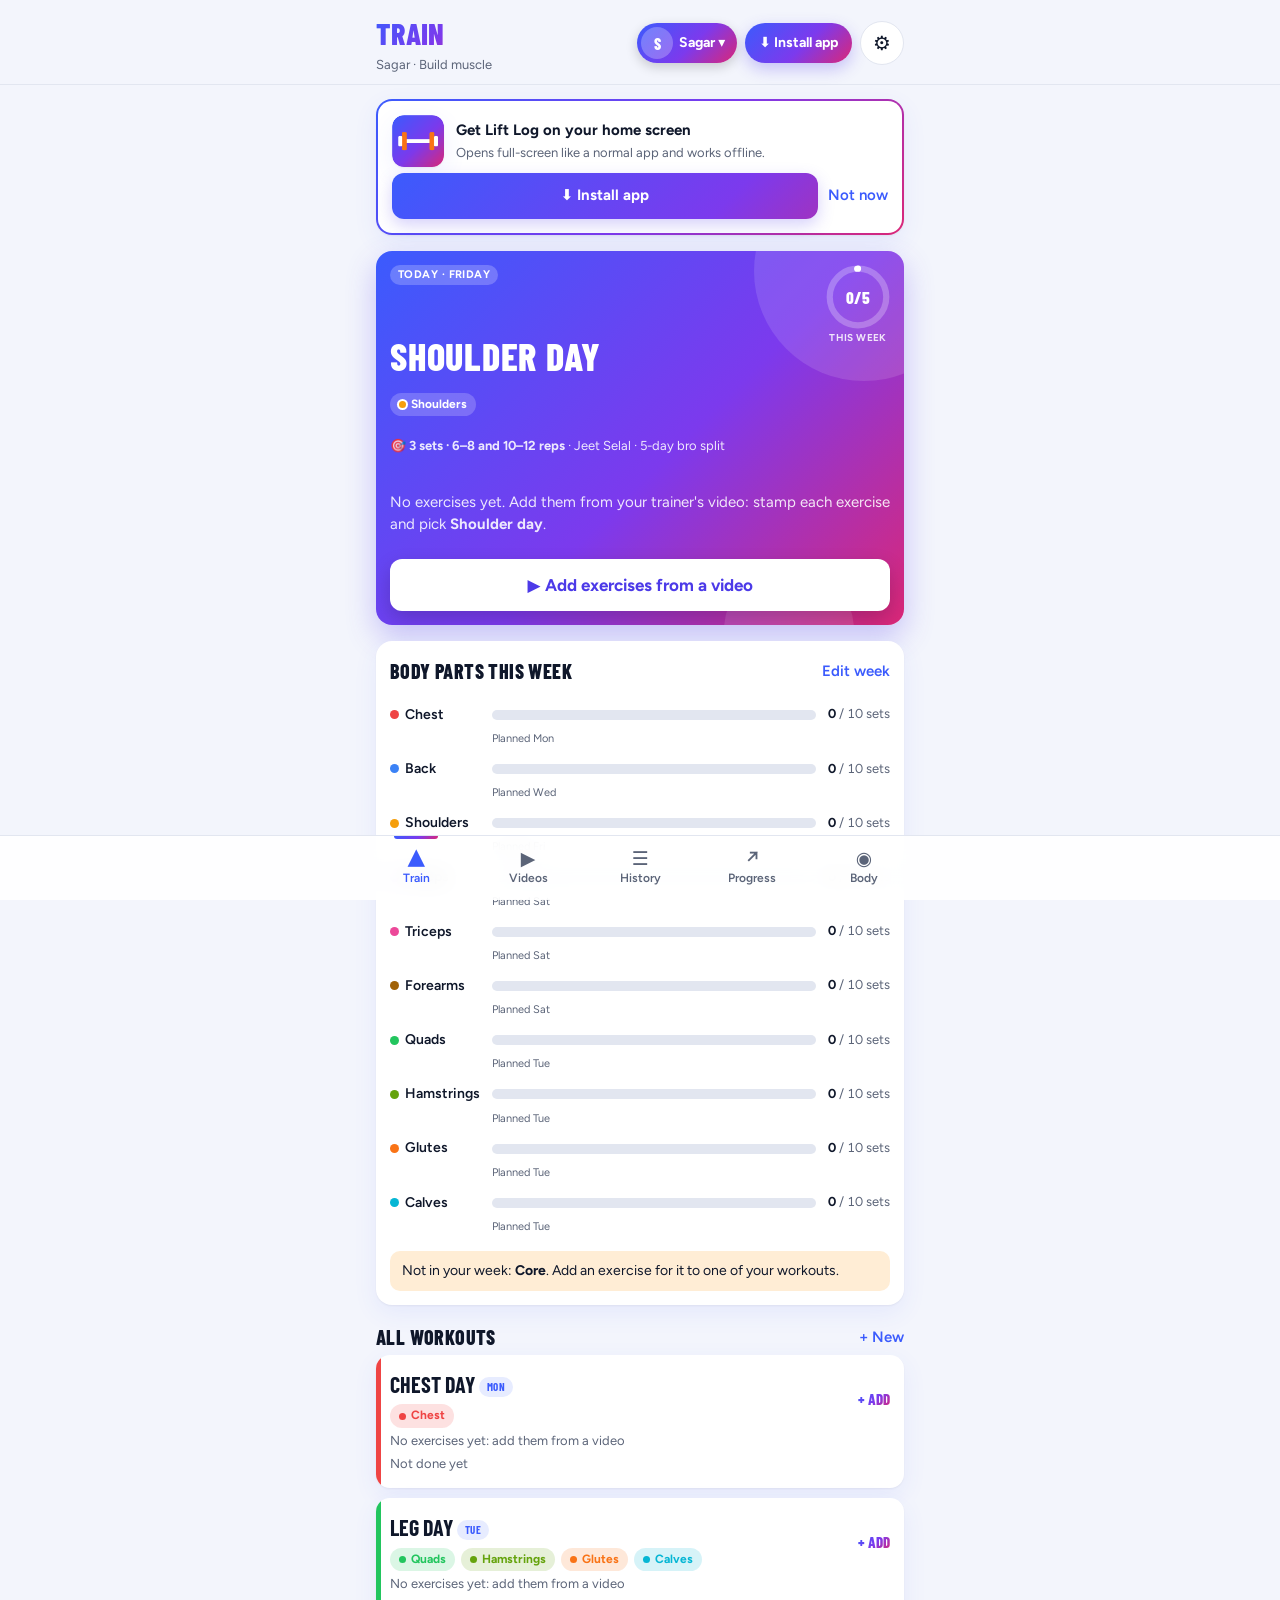
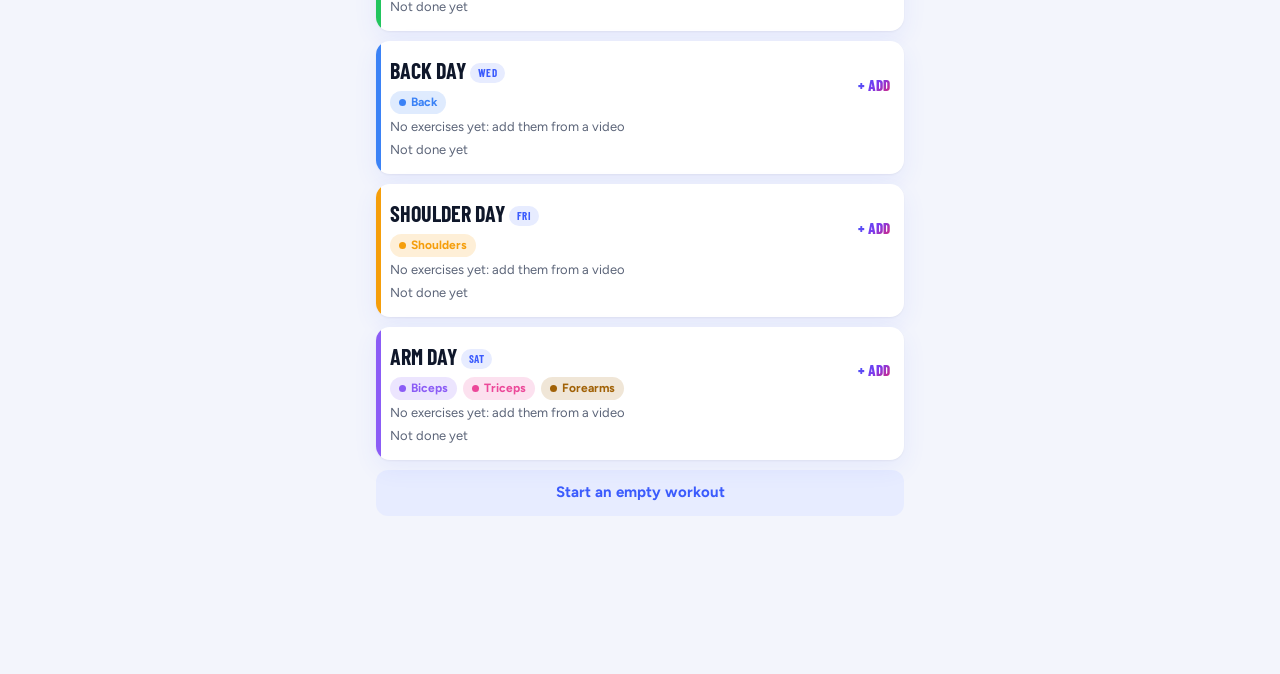
<file: index.html>
<!doctype html>
<html lang="en">
<head>
<meta charset="utf-8">
<meta name="viewport" content="width=device-width, initial-scale=1, viewport-fit=cover">
<title>Lift Log</title>
<meta name="description" content="Log gym workouts set by set, track personal bests, body weight and measurements.">
<meta name="theme-color" content="#4c3ae8">
<link rel="manifest" href="manifest.json">
<link rel="icon" href="icons/icon.svg" type="image/svg+xml">
<link rel="apple-touch-icon" href="icons/icon-192.png">
<meta name="apple-mobile-web-app-capable" content="yes">
<meta name="apple-mobile-web-app-title" content="Lift Log">
<link rel="preconnect" href="https://fonts.googleapis.com">
<link rel="preconnect" href="https://fonts.gstatic.com" crossorigin>
<link rel="stylesheet" href="https://fonts.googleapis.com/css2?family=Barlow+Condensed:wght@600;800&family=Figtree:wght@400;500;600;700&display=swap">
<link rel="stylesheet" href="styles.css">
</head>
<body>
<header class="top">
  <div class="top-in">
    <div>
      <h1 id="title">Train</h1>
      <p id="subtitle" class="sub"></p>
    </div>
    <div class="top-btns">
      <button id="whoBtn" class="who" type="button" data-act="who" aria-label="Switch person">S</button>
      <button id="installBtn" class="install-pill" type="button" data-act="install" hidden>⬇ Install app</button>
      <button id="setBtn" class="icon-btn" type="button" aria-label="Settings">⚙</button>
    </div>
  </div>
</header>

<main id="main"></main>

<div id="rest" class="rest" hidden>
  <div class="rest-in">
    <svg class="ring" viewBox="0 0 36 36" aria-hidden="true"><circle class="rt" cx="18" cy="18" r="15.9"/><circle class="rp" id="restRing" cx="18" cy="18" r="15.9" pathLength="100" stroke-dasharray="100 100"/></svg>
    <span>Rest</span>
    <b id="restTime">1:30</b>
    <button type="button" data-rest="-15">−15s</button>
    <button type="button" data-rest="15">+15s</button>
    <button type="button" data-rest="stop">Skip</button>
  </div>
</div>

<nav class="tabs" aria-label="Sections">
  <button type="button" data-view="train" class="on"><span class="ti">▲</span>Train</button>
  <button type="button" data-view="videos"><span class="ti">▶</span>Videos</button>
  <button type="button" data-view="history"><span class="ti">☰</span>History</button>
  <button type="button" data-view="progress"><span class="ti">↗</span>Progress</button>
  <button type="button" data-view="body"><span class="ti">◉</span>Body</button>
</nav>

<dialog id="sheet" class="sheet"><div id="sheetBody"></div></dialog>
<div id="toast" class="toast" role="status" hidden></div>
<input id="importFile" type="file" accept="application/json,.json" hidden>

<script src="app.js"></script>
</body>
</html>
</file>
<file: styles.css>
/* Layout: one phone column; sticky title bar, cards per exercise, fixed tab bar, rest timer above the tabs. */
:root {
  --bg: #f3f5fc;
  --surface: #ffffff;
  --ink: #0f172a;
  --muted: #5b6478;
  --line: #e2e6f0;
  --navy: #3b5bfd;
  --navy-ink: #ffffff;
  --navy-soft: #e7ecff;
  --amber: #f97316;
  --amber-soft: #ffedd5;
  --good: #10b981;
  --good-soft: #d1fae5;
  --bad: #ef4444;
  --bad-soft: #fee2e2;
  --grad: linear-gradient(135deg, #3b5bfd 0%, #7c3aed 55%, #db2777 100%);
  --grad-warm: linear-gradient(135deg, #f97316 0%, #ef4444 100%);
  --grad-good: linear-gradient(135deg, #10b981 0%, #06b6d4 100%);
  --shadow: 0 1px 2px rgba(15, 23, 42, .05), 0 8px 24px rgba(59, 91, 253, .08);
  --display: "Barlow Condensed", "Segoe UI", system-ui, sans-serif;
  --body: "Figtree", "Segoe UI", system-ui, -apple-system, sans-serif;
  --tabs-h: 64px;
  color-scheme: light;
}
@media (prefers-color-scheme: dark) {
  :root:not([data-theme="light"]) {
    --bg: #0a0e1a; --surface: #151b2e; --ink: #eef2ff; --muted: #97a3bd; --line: #252d45;
    --navy: #7c93ff; --navy-ink: #ffffff; --navy-soft: #1f2a52; --amber: #fb923c; --amber-soft: #3b2412;
    --good: #34d399; --good-soft: #0f3a2c; --bad: #f87171; --bad-soft: #3f1a1a; --shadow: 0 1px 2px rgba(0,0,0,.4), 0 8px 24px rgba(0,0,0,.25);
    color-scheme: dark;
  }
}
:root[data-theme="dark"] {
  --bg: #0a0e1a; --surface: #151b2e; --ink: #eef2ff; --muted: #97a3bd; --line: #252d45;
  --navy: #7c93ff; --navy-ink: #ffffff; --navy-soft: #1f2a52; --amber: #fb923c; --amber-soft: #3b2412;
  --good: #34d399; --good-soft: #0f3a2c; --bad: #f87171; --bad-soft: #3f1a1a; --shadow: 0 1px 2px rgba(0,0,0,.4), 0 8px 24px rgba(0,0,0,.25);
  color-scheme: dark;
}

* { box-sizing: border-box; }
html, body { margin: 0; }
body {
  background: var(--bg); color: var(--ink); font: 15px/1.45 var(--body);
  -webkit-tap-highlight-color: transparent;
  padding-bottom: calc(var(--tabs-h) + env(safe-area-inset-bottom, 0px) + 80px);
}
button, input, select, textarea { font: inherit; color: inherit; }
button { cursor: pointer; }
:focus-visible { outline: 2px solid var(--navy); outline-offset: 2px; }
h1, h2, h3 { font-family: var(--display); margin: 0; text-wrap: balance; }
[hidden] { display: none !important; }

.top {
  position: sticky; top: 0; z-index: 5; background: var(--bg);
  padding-top: env(safe-area-inset-top, 0px); border-bottom: 1px solid var(--line);
}
.top-in, main {
  max-width: 560px; margin: 0 auto;
  padding-left: max(16px, env(safe-area-inset-left, 0px));
  padding-right: max(16px, env(safe-area-inset-right, 0px));
}
.top-in { display: flex; align-items: center; justify-content: space-between; gap: 12px; padding-block: 12px 10px; }
h1 { font-size: 30px; font-weight: 800; letter-spacing: .01em; text-transform: uppercase; }
h2 { font-size: 20px; font-weight: 800; text-transform: uppercase; letter-spacing: .02em; }
.sub { margin: 0; color: var(--muted); font-size: 13px; }
main { padding-block: 14px; display: grid; gap: 16px; }
.icon-btn {
  width: 44px; height: 44px; border-radius: 50%; border: 1px solid var(--line);
  background: var(--surface); font-size: 20px; line-height: 1;
}

.card { background: var(--surface); border-radius: 16px; padding: 14px; box-shadow: var(--shadow); }
.card > h2, .card > .head { margin-bottom: 10px; }
.head { display: flex; align-items: center; justify-content: space-between; gap: 10px; }
.muted { color: var(--muted); }
.small { font-size: 13px; }
.num { font-variant-numeric: tabular-nums; }

.btn {
  border: 0; border-radius: 12px; padding: 12px 16px; min-height: 44px; font-weight: 700;
  background: var(--navy); color: var(--navy-ink);
}
.btn.ghost { background: var(--navy-soft); color: var(--navy); }
.btn.amber { background: var(--amber); color: #fff; }
.btn.danger { background: var(--bad-soft); color: var(--bad); }
.btn.small { padding: 8px 12px; min-height: 36px; font-size: 14px; border-radius: 10px; }
.btn.block { width: 100%; }
.btn:disabled { opacity: .45; }
.link { border: 0; background: none; color: var(--navy); font-weight: 600; padding: 6px 0; }
.row { display: flex; gap: 10px; flex-wrap: wrap; align-items: center; }
.row > .grow { flex: 1 1 140px; }

/* stat tiles */
.stats { display: grid; grid-template-columns: repeat(3, 1fr); gap: 8px; }
.stat { background: var(--surface); border-radius: 14px; padding: 10px 12px; box-shadow: var(--shadow); min-width: 0; }
.stat b { display: block; font: 800 26px/1.1 var(--display); font-variant-numeric: tabular-nums; }
.stat b small { font-size: 15px; font-weight: 600; margin-left: 2px; }
.stat span { font-size: 12px; color: var(--muted); }
.stat.up b { color: var(--good); }
.stat.down b { color: var(--amber); }

/* plan picker */
.plans { display: grid; gap: 10px; }
.plan {
  display: grid; grid-template-columns: 1fr auto; align-items: center; gap: 4px 12px; text-align: left;
  width: 100%; border: 1px solid var(--line); border-radius: 14px; background: var(--surface); padding: 14px;
}
.plan h3 { font-size: 22px; text-transform: uppercase; }
.plan p { margin: 0; grid-column: 1; font-size: 13px; color: var(--muted); }
.plan .go { grid-row: 1 / span 2; grid-column: 2; font: 800 15px var(--display); color: var(--navy); text-transform: uppercase; }
.plan.next { border: 2px solid var(--navy); }
.tag { display: inline-block; font-size: 11px; font-weight: 700; text-transform: uppercase; letter-spacing: .04em;
  padding: 2px 8px; border-radius: 999px; background: var(--navy-soft); color: var(--navy); vertical-align: middle; }
.tag.pr { background: var(--amber-soft); color: var(--amber); }

/* active workout */
.live { display: flex; justify-content: space-between; align-items: center; gap: 10px; }
.live b { font: 800 28px var(--display); font-variant-numeric: tabular-nums; }
.ex h3 { font-size: 21px; text-transform: uppercase; }
.ex .last { margin: 2px 0 10px; font-size: 13px; color: var(--muted); }
.sets { display: grid; gap: 6px; }
.set { display: grid; grid-template-columns: 30px 1fr 1fr 48px; gap: 8px; align-items: center; }
.set.hdr { font-size: 11px; font-weight: 700; color: var(--muted); text-transform: uppercase; letter-spacing: .04em; }
.set .n { text-align: center; font-weight: 700; color: var(--muted); }
.set input {
  width: 100%; min-width: 0; height: 44px; border: 1px solid var(--line); border-radius: 10px;
  background: var(--bg); text-align: center; font-size: 17px; font-weight: 600; font-variant-numeric: tabular-nums;
}
.set input::placeholder { color: var(--muted); opacity: .6; font-weight: 500; }
.tick {
  height: 44px; border-radius: 10px; border: 1px solid var(--line); background: var(--surface);
  font-size: 18px; color: var(--muted);
}
.set.done input { background: var(--good-soft); border-color: transparent; }
.set.done .tick { background: var(--good); border-color: var(--good); color: #fff; }
.set .n.pr { color: var(--amber); }
.ex-foot { display: flex; justify-content: space-between; margin-top: 8px; }

/* history */
.month { font: 800 15px var(--display); text-transform: uppercase; color: var(--muted); letter-spacing: .04em; margin: 4px 0 -6px; }
.hist { display: grid; grid-template-columns: 52px 1fr; gap: 12px; align-items: center; width: 100%;
  text-align: left; border: 0; background: var(--surface); border-radius: 14px; padding: 12px; box-shadow: var(--shadow); }
.hist .day { text-align: center; line-height: 1.05; }
.hist .day b { display: block; font: 800 26px var(--display); }
.hist .day span { font-size: 11px; text-transform: uppercase; color: var(--muted); }
.hist h3 { font-size: 19px; text-transform: uppercase; }
.hist p { margin: 0; font-size: 13px; color: var(--muted); }

/* lists inside cards */
.list { display: grid; }
.li { display: flex; justify-content: space-between; align-items: center; gap: 10px; padding: 10px 0; border-top: 1px solid var(--line); }
.li:first-child { border-top: 0; }
button.li { width: 100%; border-left: 0; border-right: 0; border-bottom: 0; background: none; text-align: left; }
button.li:first-child { border-top: 0; }
.li .r { text-align: right; font-variant-numeric: tabular-nums; white-space: nowrap; }

/* chart */
.chart svg { display: block; width: 100%; height: auto; overflow: visible; }
.chart text { font: 11px var(--body); fill: var(--muted); }
.chart .ln { fill: none; stroke: var(--navy); stroke-width: 2.5; stroke-linejoin: round; stroke-linecap: round; }
.chart .ln2 { fill: none; stroke: var(--amber); stroke-width: 2; stroke-dasharray: 4 4; }
.chart .dot { fill: var(--navy); }
.chart .bar { fill: var(--navy); }
.chart .bar.now { fill: var(--amber); }
.chart .goal { stroke: var(--good); stroke-width: 1.5; stroke-dasharray: 2 4; }
.legend { display: flex; gap: 14px; font-size: 12px; color: var(--muted); margin-top: 6px; }
.legend i { display: inline-block; width: 14px; height: 3px; border-radius: 2px; vertical-align: middle; margin-right: 5px; background: var(--navy); }
.legend i.a { background: var(--amber); }
.legend i.g { background: var(--good); }

/* forms */
label.f { display: grid; gap: 4px; font-size: 13px; font-weight: 600; color: var(--muted); }
.f input, .f select, .search {
  height: 44px; border: 1px solid var(--line); border-radius: 10px; background: var(--bg); padding: 0 12px;
  font-size: 16px; color: var(--ink); width: 100%; min-width: 0;
}
.grid2 { display: grid; grid-template-columns: 1fr 1fr; gap: 10px; }
.grid3 { display: grid; grid-template-columns: repeat(3, 1fr); gap: 10px; }
select.ex-pick { height: 44px; border: 1px solid var(--line); border-radius: 10px; background: var(--surface); padding: 0 10px; font-size: 16px; width: 100%; }
details > summary { cursor: pointer; font-weight: 600; color: var(--navy); padding: 6px 0; }
.chips { display: flex; gap: 6px; flex-wrap: wrap; }
.chip { border: 1px solid var(--line); background: var(--surface); border-radius: 999px; padding: 6px 12px; font-size: 14px; min-height: 36px; }
.chip.on { background: var(--navy); color: var(--navy-ink); border-color: var(--navy); }

.empty { text-align: center; padding: 28px 16px; color: var(--muted); }
.empty b { display: block; font: 800 22px var(--display); color: var(--ink); text-transform: uppercase; margin-bottom: 4px; }

/* rest timer */
.rest {
  position: fixed; left: 0; right: 0; bottom: calc(var(--tabs-h) + env(safe-area-inset-bottom, 0px) + 8px); z-index: 6;
  padding: 0 12px;
}
.rest-in {
  max-width: 536px; margin: 0 auto; display: flex; align-items: center; gap: 8px;
  background: var(--ink); color: var(--bg); border-radius: 16px; padding: 8px 8px 8px 14px; box-shadow: var(--shadow);
}
.rest-in span { font-size: 13px; text-transform: uppercase; font-weight: 700; letter-spacing: .05em; opacity: .7; }
.rest-in b { font: 800 26px var(--display); font-variant-numeric: tabular-nums; flex: 1; }
.rest-in button { border: 0; background: rgba(255,255,255,.14); color: inherit; border-radius: 10px; min-height: 40px; padding: 0 10px; font-weight: 600; }
.rest.over .rest-in { background: var(--amber); color: #fff; }

/* tabs */
.tabs {
  position: fixed; left: 0; right: 0; bottom: 0; z-index: 7; display: flex; justify-content: center;
  background: var(--surface); border-top: 1px solid var(--line); padding-bottom: env(safe-area-inset-bottom, 0px);
}
.tabs button {
  flex: 1; max-width: 140px; height: var(--tabs-h); border: 0; background: none; color: var(--muted);
  display: grid; place-items: center; align-content: center; gap: 2px; font-size: 12px; font-weight: 600;
}
.tabs .ti { font-size: 19px; line-height: 1; }
.tabs .on { color: var(--navy); }

/* bottom sheet */
.sheet {
  border: 0; padding: 0; margin: auto auto 0; width: 100%; max-width: 560px; max-height: 88vh;
  border-radius: 20px 20px 0 0; background: var(--surface); color: var(--ink);
}
.sheet::backdrop { background: rgba(8, 14, 20, .45); }
#sheetBody { padding: 18px 16px calc(18px + env(safe-area-inset-bottom, 0px)); display: grid; gap: 14px; }
.sheet .head h2 { font-size: 22px; }
.x { width: 40px; height: 40px; border-radius: 50%; border: 0; background: var(--bg); font-size: 18px; }

.toast {
  position: fixed; left: 50%; transform: translateX(-50%); z-index: 20;
  bottom: calc(var(--tabs-h) + env(safe-area-inset-bottom, 0px) + 76px);
  background: var(--ink); color: var(--bg); padding: 10px 16px; border-radius: 12px; font-weight: 600; font-size: 14px;
  max-width: calc(100% - 32px); box-shadow: var(--shadow);
}

/* today's hero, week strip, body-part coverage */
.hero { display: grid; gap: 8px; justify-items: start; }
.hero h2.big { font-size: 38px; line-height: 1; }
.hero.done { border-left: 5px solid var(--good); }
.big-btn { font-size: 17px; min-height: 52px; }
.targets { margin: 0; font-size: 13px; font-weight: 700; color: var(--amber); text-transform: uppercase; letter-spacing: .03em; }
.exlist { margin: 0; padding-left: 20px; display: grid; gap: 2px; }
.exlist .clip { color: var(--navy); font-size: 11px; }
.tag.ok { background: var(--good-soft); color: var(--good); }
.tag.lv-beg { background: var(--good-soft); color: var(--good); }
.tag.lv-int { background: var(--amber-soft); color: var(--amber); }
.tag.lv-adv { background: var(--bad-soft); color: var(--bad); }
.week { display: grid; grid-template-columns: repeat(7, 1fr); gap: 4px; }
.wd { display: grid; justify-items: center; gap: 2px; padding: 8px 2px; border-radius: 10px; background: var(--bg); min-width: 0; }
.wd span { font-size: 11px; font-weight: 700; text-transform: uppercase; color: var(--muted); }
.wd b { height: 20px; font-size: 16px; }
.wd small { font-size: 10px; line-height: 1.1; text-align: center; overflow: hidden; text-overflow: ellipsis; white-space: nowrap; max-width: 100%; color: var(--muted); }
.wd.today { outline: 2px solid var(--navy); background: var(--navy-soft); }
.wd.done { background: var(--good-soft); }
.wd.done b { color: var(--good); }
.wd.missed b { color: var(--bad); }
.bps { display: grid; }
.bp { display: grid; grid-template-columns: 1fr 1.2fr 64px; gap: 8px; padding: 7px 0; border-top: 1px solid var(--line); align-items: center; }
.bp.hdr { border-top: 0; font-size: 11px; font-weight: 700; text-transform: uppercase; color: var(--muted); letter-spacing: .04em; }
.bp b { text-align: right; font-variant-numeric: tabular-nums; color: var(--muted); }
.bp b.ok { color: var(--good); }
.miss { margin: 10px 0 0; padding: 10px 12px; border-radius: 10px; background: var(--amber-soft); font-size: 14px; }

/* videos */
.vlist { display: grid; gap: 10px; }
.vcard { display: grid; grid-template-columns: 128px 1fr; gap: 12px; text-align: left; width: 100%; border: 0; padding: 8px;
  background: var(--surface); border-radius: 14px; box-shadow: var(--shadow); align-items: start; }
.vcard img { width: 128px; height: 72px; object-fit: cover; border-radius: 8px; background: var(--line); }
.vcard h3 { font: 600 14px/1.3 var(--body); display: -webkit-box; -webkit-line-clamp: 2; -webkit-box-orient: vertical; overflow: hidden; }
.vcard p { margin: 2px 0 0; font-size: 12px; color: var(--muted); }
.warn { color: var(--amber); font-weight: 600; }
.vid { position: relative; aspect-ratio: 16 / 9; background: #000; border-radius: 12px; overflow: hidden; }
.vid iframe, .vid > div { position: absolute; inset: 0; width: 100%; height: 100%; border: 0; }
.vid-off { display: grid; place-items: center; text-align: center; color: #ccd; font-size: 14px; padding: 16px; }
.vid-off a { color: #fff; }
.tchip { border: 0; background: var(--navy); color: var(--navy-ink); border-radius: 8px; padding: 6px 10px; font-weight: 700; min-height: 36px; font-variant-numeric: tabular-nums; white-space: nowrap; }
.li.stamp { justify-content: flex-start; }
.li .grow { flex: 1; min-width: 0; }
.inset { background: var(--bg); border-radius: 12px; padding: 12px; display: grid; gap: 10px; }
.inset .f input, .inset .f select { background: var(--surface); }
textarea { width: 100%; border: 1px solid var(--line); border-radius: 10px; background: var(--bg); padding: 10px; font-size: 15px; resize: vertical; margin: 6px 0 8px; }
.chrow { display: grid; grid-template-columns: 24px 70px 1fr 1fr; gap: 6px; align-items: center; margin-bottom: 10px; }
.chrow > input:not([type=checkbox]), .chrow select { height: 38px; border: 1px solid var(--line); border-radius: 8px; background: var(--surface); padding: 0 6px; min-width: 0; font-size: 15px; }
.chrow .cN { grid-column: 3 / span 2; }
.chrow span { grid-column: 1; }
.chrow .cG { grid-column: 2 / span 2; }
.chrow .cL { grid-column: 4; }
.note { margin: 0; padding: 8px 12px; background: var(--amber-soft); border-radius: 10px; font-size: 14px; }
.sh { font-size: 17px; margin: 4px 0; }
.ch { font: 700 13px var(--body); color: var(--muted); margin: 14px 0 4px; }
.mini { width: 36px; height: 36px; border: 1px solid var(--line); background: var(--surface); border-radius: 8px; margin-left: 4px; }
.narrow { width: auto; max-width: 55%; height: 40px; }
.danger-link { color: var(--bad); justify-self: center; }
.chart .dot.faint { opacity: .35; }
.legend i.dotk { width: 7px; height: 7px; border-radius: 50%; opacity: .5; }
b.inline { display: inline; font: inherit; font-weight: 700; color: var(--ink); text-transform: none; }
.tabs button { max-width: 112px; }

/* ---------- colour and motion ---------- */
h1 { background: var(--grad); -webkit-background-clip: text; background-clip: text; color: transparent; }
.btn { background: var(--grad); background-size: 140% 140%; box-shadow: 0 6px 16px rgba(91, 70, 240, .25); transition: transform .12s, box-shadow .12s; }
.btn.amber { background: var(--grad-warm); box-shadow: 0 6px 16px rgba(239, 68, 68, .25); }
.btn.ghost, .btn.danger { box-shadow: none; }
button, .btn, .plan, .vcard, .hist, .chip, .tick, .tchip { transition: transform .12s ease, background-color .2s, box-shadow .2s; }
button:active, .btn:active, .plan:active, .vcard:active, .hist:active { transform: scale(.96); }
.icon-btn { transition: transform .4s; }
.icon-btn:active { transform: rotate(90deg) scale(.92); }

main.enter > * { animation: rise .35s cubic-bezier(.2, .8, .2, 1) both; }
main.enter > *:nth-child(2) { animation-delay: .04s; }
main.enter > *:nth-child(3) { animation-delay: .08s; }
main.enter > *:nth-child(4) { animation-delay: .12s; }
main.enter > *:nth-child(n+5) { animation-delay: .16s; }
@keyframes rise { from { opacity: 0; transform: translateY(14px); } to { opacity: 1; transform: none; } }

/* gradient hero cards */
.hero { position: relative; overflow: hidden; background: var(--grad); color: #fff; box-shadow: 0 12px 30px rgba(91, 70, 240, .3); }
.hero.restday { background: var(--grad-good); box-shadow: 0 12px 30px rgba(16, 185, 129, .3); }
.hero.done { background: var(--grad-good); border-left: 0; box-shadow: 0 12px 30px rgba(16, 185, 129, .3); }
.hero::before, .hero::after { content: ""; position: absolute; border-radius: 50%; background: rgba(255, 255, 255, .12); pointer-events: none; }
.hero::before { width: 220px; height: 220px; right: -70px; top: -90px; animation: drift 9s ease-in-out infinite alternate; }
.hero::after { width: 130px; height: 130px; right: 50px; bottom: -70px; animation: drift 7s ease-in-out infinite alternate-reverse; }
@keyframes drift { to { transform: translate(-18px, 14px) scale(1.08); } }
.hero > * { position: relative; z-index: 1; }
.hero .tag { background: rgba(255, 255, 255, .22); color: #fff; }
.hero .muted, .hero p { color: rgba(255, 255, 255, .88); }
.hero .exlist { color: #fff; }
.hero .exlist .clip { color: #ffe08a; }
.hero .btn { background: #fff; color: #4c3ae8; box-shadow: 0 8px 20px rgba(0, 0, 0, .18); }
.hero .btn.ghost { background: rgba(255, 255, 255, .22); color: #fff; }
.hero .targets { color: #fff; }
.hero-top { display: flex; justify-content: space-between; align-items: flex-start; width: 100%; gap: 10px; }

/* week ring */
.ring-wrap { position: relative; width: 64px; height: 64px; flex: none; }
.ring-wrap svg { width: 64px; height: 64px; transform: rotate(-90deg); }
.ring-wrap .rt { fill: none; stroke: rgba(255, 255, 255, .25); stroke-width: 3.5; }
.ring-wrap .rp { fill: none; stroke: #fff; stroke-width: 3.5; stroke-linecap: round; transition: stroke-dasharray 1s cubic-bezier(.2, .8, .2, 1); }
.ring-wrap b { position: absolute; inset: 0; display: grid; place-items: center; font: 800 17px/1 var(--display); color: #fff; }
.ring-wrap small { position: absolute; left: 0; right: 0; bottom: -16px; text-align: center; font-size: 10px; font-weight: 700; text-transform: uppercase; letter-spacing: .04em; color: rgba(255, 255, 255, .85); }

/* body-part colour chips */
.bpchip { display: inline-flex; align-items: center; gap: 5px; padding: 3px 9px; border-radius: 999px; font-size: 12px; font-weight: 700;
  background: color-mix(in srgb, var(--c) 16%, transparent); color: var(--c); white-space: nowrap; }
.bpchip::before { content: ""; width: 7px; height: 7px; border-radius: 50%; background: var(--c); }
.hero .bpchip { background: rgba(255, 255, 255, .2); color: #fff; }
.hero .bpchip::before { background: var(--c); box-shadow: 0 0 0 2px #fff; }
.chiprow { display: flex; flex-wrap: wrap; gap: 6px; }
.plan { border: 0; box-shadow: var(--shadow); position: relative; overflow: hidden; }
.plan::before { content: ""; position: absolute; left: 0; top: 0; bottom: 0; width: 5px; background: var(--c, var(--navy)); }
.plan.next::after { content: ""; position: absolute; inset: 0; border-radius: 14px; border: 2px solid var(--navy); pointer-events: none; }
.plan .go { background: var(--grad); -webkit-background-clip: text; background-clip: text; color: transparent; }
.ex { border-left: 5px solid var(--c, var(--navy)); }
.ex h3 { color: var(--ink); }

/* body-part coverage bars */
.bpbar { display: grid; grid-template-columns: 92px 1fr 64px; gap: 10px; align-items: center; padding: 6px 0; }
.bpbar .nm { font-weight: 600; font-size: 14px; display: flex; align-items: center; gap: 6px; }
.bpbar .nm::before { content: ""; width: 9px; height: 9px; border-radius: 50%; background: var(--c); flex: none; }
.bpbar .track { height: 10px; border-radius: 99px; background: var(--line); overflow: hidden; position: relative; }
.bpbar .fill { position: absolute; inset: 0 auto 0 0; border-radius: 99px; background: var(--c); width: 0; transition: width .9s cubic-bezier(.2, .8, .2, 1); }
.bpbar .v { text-align: right; font-size: 13px; font-variant-numeric: tabular-nums; color: var(--muted); }
.bpbar .v b { color: var(--ink); }
.bpbar .days { grid-column: 2 / span 2; margin-top: -4px; font-size: 11px; color: var(--muted); }

/* workout progress */
.prog { height: 8px; background: var(--line); border-radius: 99px; overflow: hidden; margin-top: 10px; }
.prog i { display: block; height: 100%; background: var(--grad); border-radius: 99px; transition: width .5s cubic-bezier(.2, .8, .2, 1); }
.live { flex-wrap: wrap; }
.live > div:first-child { flex: 1; }
.live .pct { width: 100%; display: flex; justify-content: space-between; font-size: 12px; font-weight: 700; color: var(--muted); margin-top: 4px; }
.set.done .tick { background: var(--grad-good); border-color: transparent; box-shadow: 0 4px 12px rgba(16, 185, 129, .35); }
.set.just .tick { animation: pop .45s cubic-bezier(.2, 1.6, .4, 1); }
.set.just input { animation: flash .6s ease; }
@keyframes pop { 0% { transform: scale(.6); } 60% { transform: scale(1.18); } 100% { transform: scale(1); } }
@keyframes flash { from { box-shadow: 0 0 0 3px rgba(16, 185, 129, .5); } to { box-shadow: 0 0 0 0 rgba(16, 185, 129, 0); } }
.set .n.pr { animation: spin 1s ease; }
@keyframes spin { from { transform: rotate(-200deg) scale(.3); } to { transform: none; } }
.set input:focus { border-color: var(--navy); box-shadow: 0 0 0 3px var(--navy-soft); outline: none; }

/* rest timer ring */
.rest-in { background: #111827; color: #fff; gap: 10px; }
.rest .ring { width: 38px; height: 38px; transform: rotate(-90deg); flex: none; }
.rest .ring .rt { fill: none; stroke: rgba(255, 255, 255, .18); stroke-width: 3.5; }
.rest .ring .rp { fill: none; stroke: #7c93ff; stroke-width: 3.5; stroke-linecap: round; transition: stroke-dasharray .5s linear; }
.rest.over .rest-in { background: var(--grad-warm); animation: pulse .8s ease-in-out infinite alternate; }
.rest.over .ring .rp { stroke: #fff; }
@keyframes pulse { to { transform: scale(1.03); } }

/* tabs */
.tabs { backdrop-filter: blur(12px); background: color-mix(in srgb, var(--surface) 88%, transparent); }
.tabs button { position: relative; }
.tabs .ti { transition: transform .25s cubic-bezier(.2, 1.6, .4, 1); }
.tabs .on .ti { transform: translateY(-2px) scale(1.2); }
.tabs .on { color: var(--navy); }
.tabs .on::after { content: ""; position: absolute; top: 0; left: 30%; right: 30%; height: 3px; border-radius: 0 0 4px 4px; background: var(--grad); }

/* other colour touches */
.stat { position: relative; overflow: hidden; }
.stat::before { content: ""; position: absolute; left: 0; top: 0; right: 0; height: 3px; background: var(--grad); }
.stat.up::before { background: var(--grad-good); }
.stat.down::before { background: var(--grad-warm); }
.chip.on { background: var(--grad); border-color: transparent; color: #fff; }
.tchip { background: var(--grad); }
.wd.today { outline: 0; background: var(--grad); }
.wd.today span, .wd.today small, .wd.today b { color: #fff; }
.wd.done { background: var(--grad-good); }
.wd.done span, .wd.done small, .wd.done b { color: #fff; }
.chart .ln { stroke: url(#lg); }
.chart .bar { fill: url(#bg); }
.chart .bar.now { fill: url(#bw); }
.hist .day b { background: var(--grad); -webkit-background-clip: text; background-clip: text; color: transparent; }
.vcard img { transition: transform .3s; }
.vcard:active img { transform: scale(1.05); }
.toast { background: var(--grad); color: #fff; animation: toastIn .35s cubic-bezier(.2, 1.4, .4, 1); }
@keyframes toastIn { from { opacity: 0; transform: translate(-50%, 20px) scale(.9); } to { opacity: 1; transform: translate(-50%, 0); } }
.sheet[open] { animation: sheetUp .3s cubic-bezier(.2, .8, .2, 1); }
@keyframes sheetUp { from { transform: translateY(40px); opacity: .4; } to { transform: none; opacity: 1; } }
.addv { width: 100%; text-align: left; border: 0; font: inherit; cursor: pointer; background: linear-gradient(135deg, #ef4444 0%, #db2777 50%, #7c3aed 100%); box-shadow: 0 12px 30px rgba(219, 39, 119, .3); }
.addv .plus { width: 44px; height: 44px; border-radius: 50%; background: #fff; color: #db2777; display: grid; place-items: center; font: 800 28px/1 var(--display); box-shadow: 0 6px 16px rgba(0,0,0,.2); }
.step { display: flex; gap: 12px; align-items: flex-start; }
.step .sn { flex: none; width: 30px; height: 30px; border-radius: 50%; background: var(--grad); color: #fff; display: grid; place-items: center; font: 800 16px var(--display); margin-top: 2px; }
.step .grow { display: grid; gap: 8px; min-width: 0; }
.step .row .btn { white-space: nowrap; }
a.btn { text-decoration: none; display: inline-flex; align-items: center; justify-content: center; }
.vprev { display: flex; gap: 10px; align-items: center; background: var(--navy-soft); border-radius: 12px; padding: 8px; animation: rise .3s both; }
.vprev img { width: 96px; height: 54px; object-fit: cover; border-radius: 8px; flex: none; }
.vprev > div > b { font-size: 13px; display: -webkit-box; -webkit-line-clamp: 2; -webkit-box-orient: vertical; overflow: hidden; }
.vprev p { margin: 2px 0 0; }
.ytthumb { display: block; width: 100%; border: 0; padding: 0; cursor: pointer; }
.ytthumb img { position: absolute; inset: 0; width: 100%; height: 100%; object-fit: cover; opacity: .85; }
.ytthumb .playbig { position: absolute; left: 50%; top: 50%; transform: translate(-50%, -50%); width: 68px; height: 48px; border-radius: 14px;
  background: #ff0000; color: #fff; display: grid; place-items: center; font-size: 22px; box-shadow: 0 8px 24px rgba(0,0,0,.4); transition: transform .15s; }
.ytthumb:active .playbig { transform: translate(-50%, -50%) scale(.9); }
.ytthumb .ytlabel { position: absolute; left: 0; right: 0; bottom: 0; padding: 18px 12px 8px; color: #fff; font-weight: 700; font-size: 13px; text-align: left;
  background: linear-gradient(transparent, rgba(0,0,0,.75)); }
.top-btns { display: flex; align-items: center; gap: 8px; }
.install-pill { border: 0; border-radius: 999px; padding: 0 14px; height: 40px; font-weight: 700; font-size: 14px; color: #fff; white-space: nowrap;
  background: var(--grad); box-shadow: 0 6px 16px rgba(91, 70, 240, .3); animation: nudge 2.4s ease-in-out 1s 3; }
@keyframes nudge { 0%, 100% { transform: none; } 10% { transform: translateY(-3px); } 20% { transform: none; } 30% { transform: translateY(-2px); } 40% { transform: none; } }
.installcard { display: grid; grid-template-columns: 52px 1fr; gap: 6px 12px; align-items: center; border: 2px solid transparent;
  background: linear-gradient(var(--surface), var(--surface)) padding-box, var(--grad) border-box; }
.installcard img { border-radius: 12px; box-shadow: var(--shadow); }
.installcard b { font-size: 15px; }
.installcard p { margin: 2px 0 0; font-size: 13px; color: var(--muted); }
.installcard .row { grid-column: 1 / -1; justify-content: space-between; }
.installcard .btn { flex: 1; }
.isteps { margin: 0; padding: 0; list-style: none; counter-reset: s; display: grid; gap: 10px; }
.isteps li { counter-increment: s; display: grid; grid-template-columns: 30px 1fr; gap: 10px; align-items: center; background: var(--bg); padding: 10px 12px; border-radius: 12px; }
.isteps li::before { content: counter(s); width: 30px; height: 30px; border-radius: 50%; background: var(--grad); color: #fff; display: grid; place-items: center; font: 800 16px var(--display); }
.key { display: inline-grid; place-items: center; min-width: 26px; height: 24px; padding: 0 4px; border-radius: 6px; border: 1px solid var(--line); background: var(--surface); font-weight: 700; }
.pnote { display: grid; gap: 8px; padding: 10px 12px; border-radius: 12px; background: var(--navy-soft); font-size: 13px; }
.pnote .row { gap: 8px; }
.pnote .btn { flex: 1; }
.goalline { margin: 6px 0 0; display: inline-block; padding: 3px 10px; border-radius: 999px; font-size: 12px; font-weight: 700; background: var(--amber-soft); color: var(--amber); }
.vidwrap { position: relative; }
.skip { position: absolute; top: 50%; transform: translateY(-50%); z-index: 2; height: 44px; min-width: 52px; padding: 0 10px; border: 0; border-radius: 999px;
  background: rgba(15, 23, 42, .55); color: #fff; font-weight: 800; font-size: 13px; backdrop-filter: blur(4px); box-shadow: 0 4px 12px rgba(0,0,0,.3); }
.skip.l { left: 8px; }
.skip.r { right: 8px; }
.skip:active { transform: translateY(-50%) scale(.9); background: rgba(91, 70, 240, .85); }
/* people */
:root[data-person="madhumita"] {
  --navy: #db2777; --navy-soft: #fde7f1;
  --grad: linear-gradient(135deg, #db2777 0%, #f43f5e 50%, #f97316 100%);
}
@media (prefers-color-scheme: dark) { :root[data-person="madhumita"]:not([data-theme="light"]) { --navy: #f472b6; --navy-soft: #3d1830; } }
:root[data-person="madhumita"][data-theme="dark"] { --navy: #f472b6; --navy-soft: #3d1830; }
.who { height: 40px; border-radius: 999px; border: 0; padding: 0 12px 0 4px; display: inline-flex; align-items: center; gap: 6px;
  background: var(--grad); color: #fff; font-weight: 700; font-size: 14px; white-space: nowrap; box-shadow: 0 4px 12px rgba(0, 0, 0, .18); }
.who .wi { width: 32px; height: 32px; border-radius: 50%; display: grid; place-items: center; background: rgba(255, 255, 255, .25); font: 800 16px var(--display); }
/* Narrow phones: name pill + install pill + gear must fit beside the title. */
@media (max-width: 400px) { .install-pill { padding: 0 10px; font-size: 13px; } .top-in h1 { font-size: 26px; } }
.people { display: grid; gap: 10px; }
.person { display: grid; grid-template-columns: 52px 1fr auto; gap: 12px; align-items: center; width: 100%; text-align: left;
  border: 2px solid var(--line); border-radius: 16px; background: var(--surface); padding: 12px; }
.person.on { border-color: var(--navy); background: var(--navy-soft); }
.person .av { width: 52px; height: 52px; border-radius: 50%; display: grid; place-items: center; color: #fff; font: 800 24px var(--display);
  background: linear-gradient(135deg, #3b5bfd, #7c3aed, #db2777); }
.person[data-p="madhumita"] .av { background: linear-gradient(135deg, #db2777, #f43f5e, #f97316); }
.person b { display: block; font: 800 20px var(--display); text-transform: uppercase; }
.person small { display: block; color: var(--muted); font-size: 12px; }
.person .go { color: var(--navy); font-weight: 800; font-size: 20px; }
.sets.one .set { grid-template-columns: 30px 1fr 48px; }
/* Add exercises table: start · level · exercise · remove */
.rowsbox { display: grid; gap: 8px; background: var(--navy-soft); border-radius: 14px; padding: 12px; }
.rowsbox .sh { margin: 0; }
.rowsbox p { margin: 0; }
.trow { display: grid; grid-template-columns: 54px 96px 1fr 28px; gap: 5px; align-items: center; }
.trow.thead { font-size: 11px; font-weight: 700; text-transform: uppercase; letter-spacing: .04em; color: var(--muted); }
#rows { display: grid; gap: 6px; }
.trow input, .trow select { height: 42px; min-width: 0; width: 100%; border: 1px solid var(--line); border-radius: 10px; background: var(--surface); padding: 0 8px; font-size: 15px; color: var(--ink); }
.trow .rT { text-align: center; font-weight: 700; font-variant-numeric: tabular-nums; }
.trow select { padding: 0 4px; font-size: 13px; }
.rx { width: 28px; height: 28px; border: 0; border-radius: 50%; background: var(--surface); color: var(--muted); }
.rowsbox textarea { background: var(--surface); }
input.bad { border-color: var(--bad) !important; box-shadow: 0 0 0 3px var(--bad-soft); }
#confetti { position: fixed; inset: 0; pointer-events: none; z-index: 50; width: 100%; height: 100%; }
@media (prefers-reduced-motion: reduce) {
  *, *::before, *::after { animation: none !important; transition: none !important; }
}
</file>
